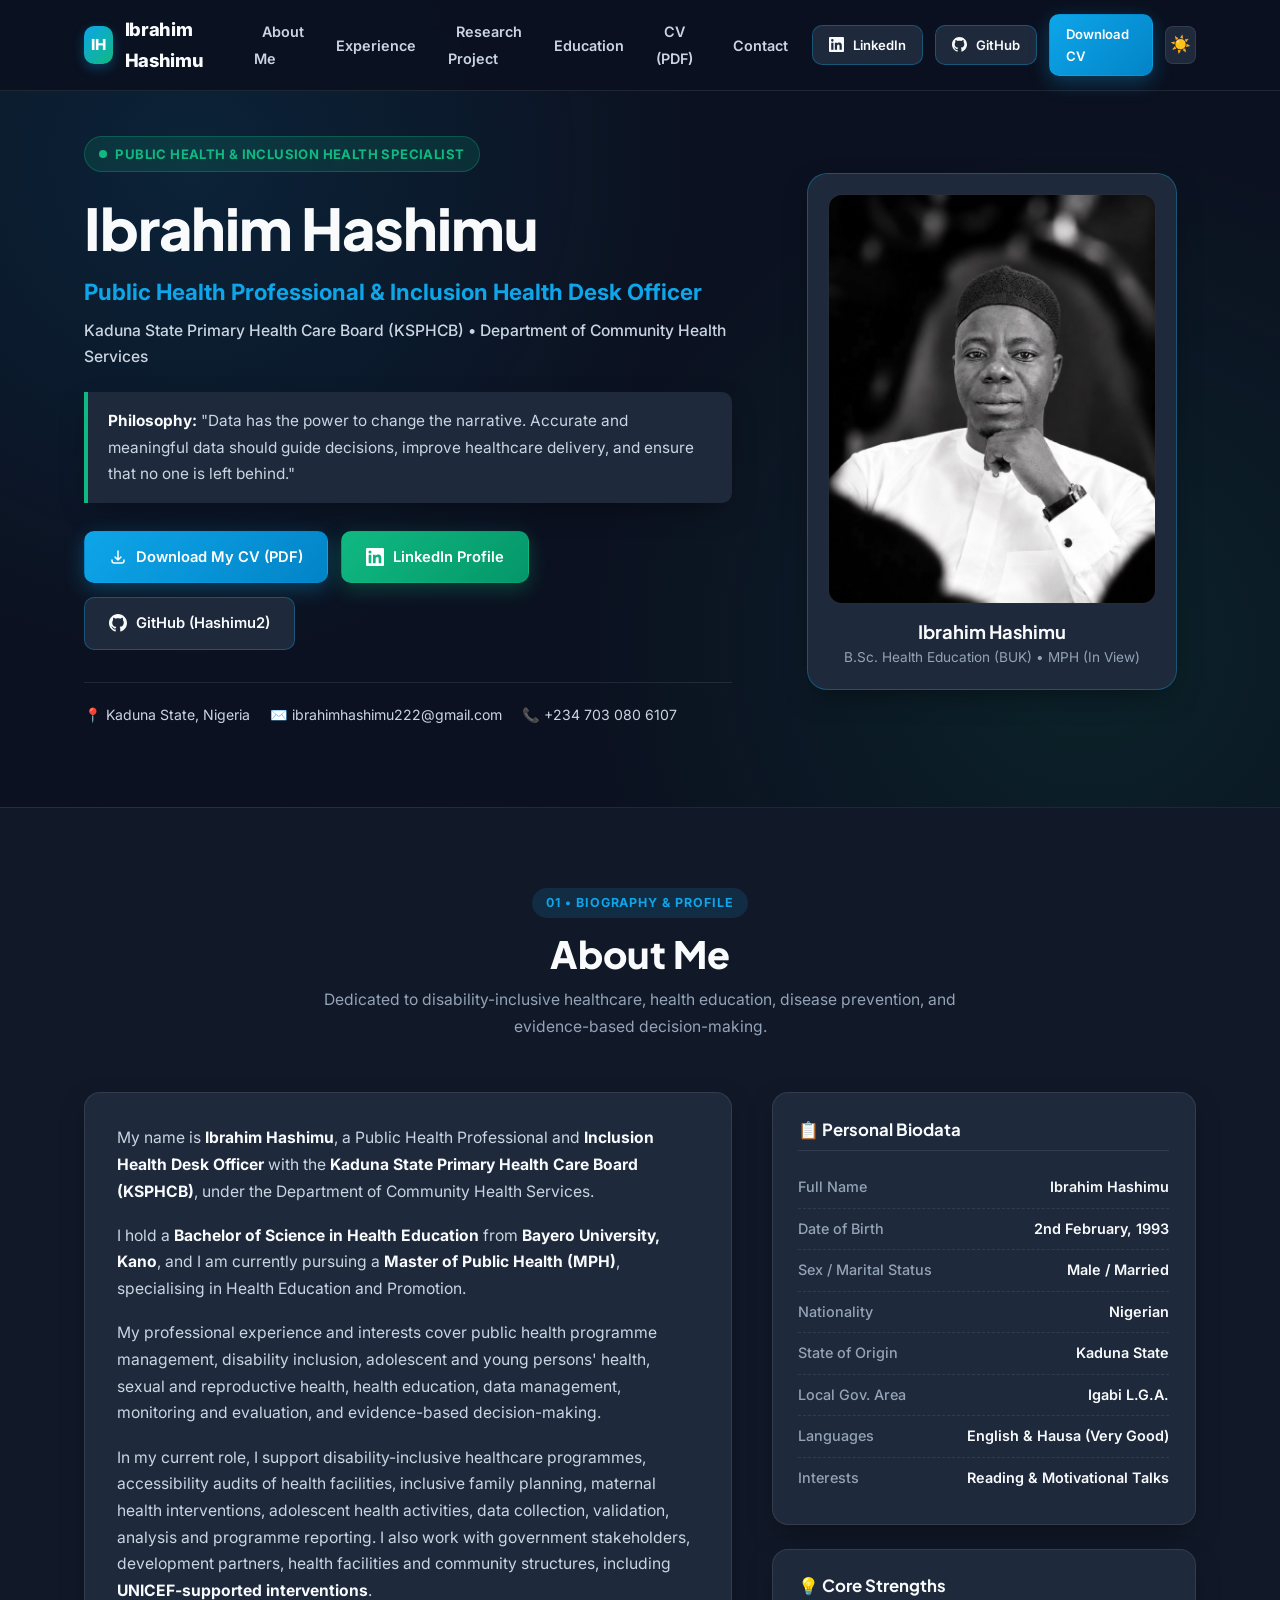
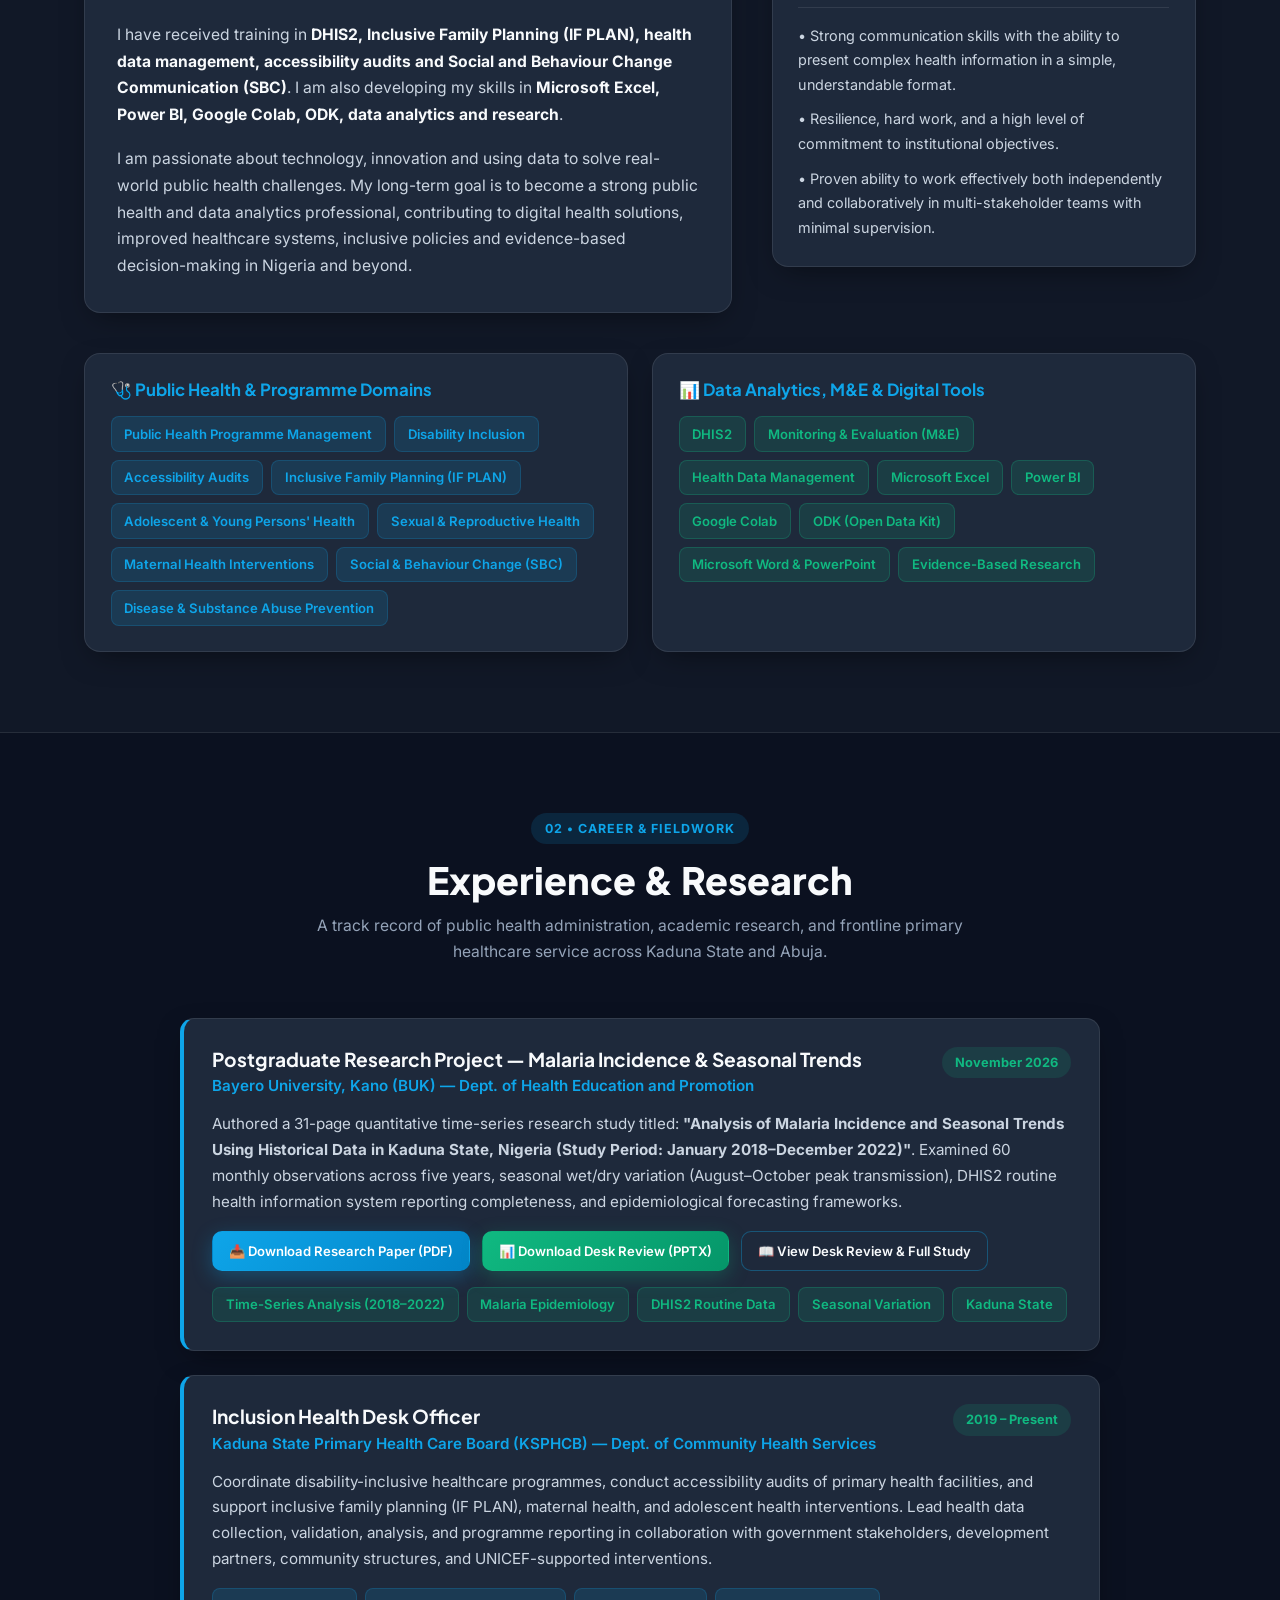
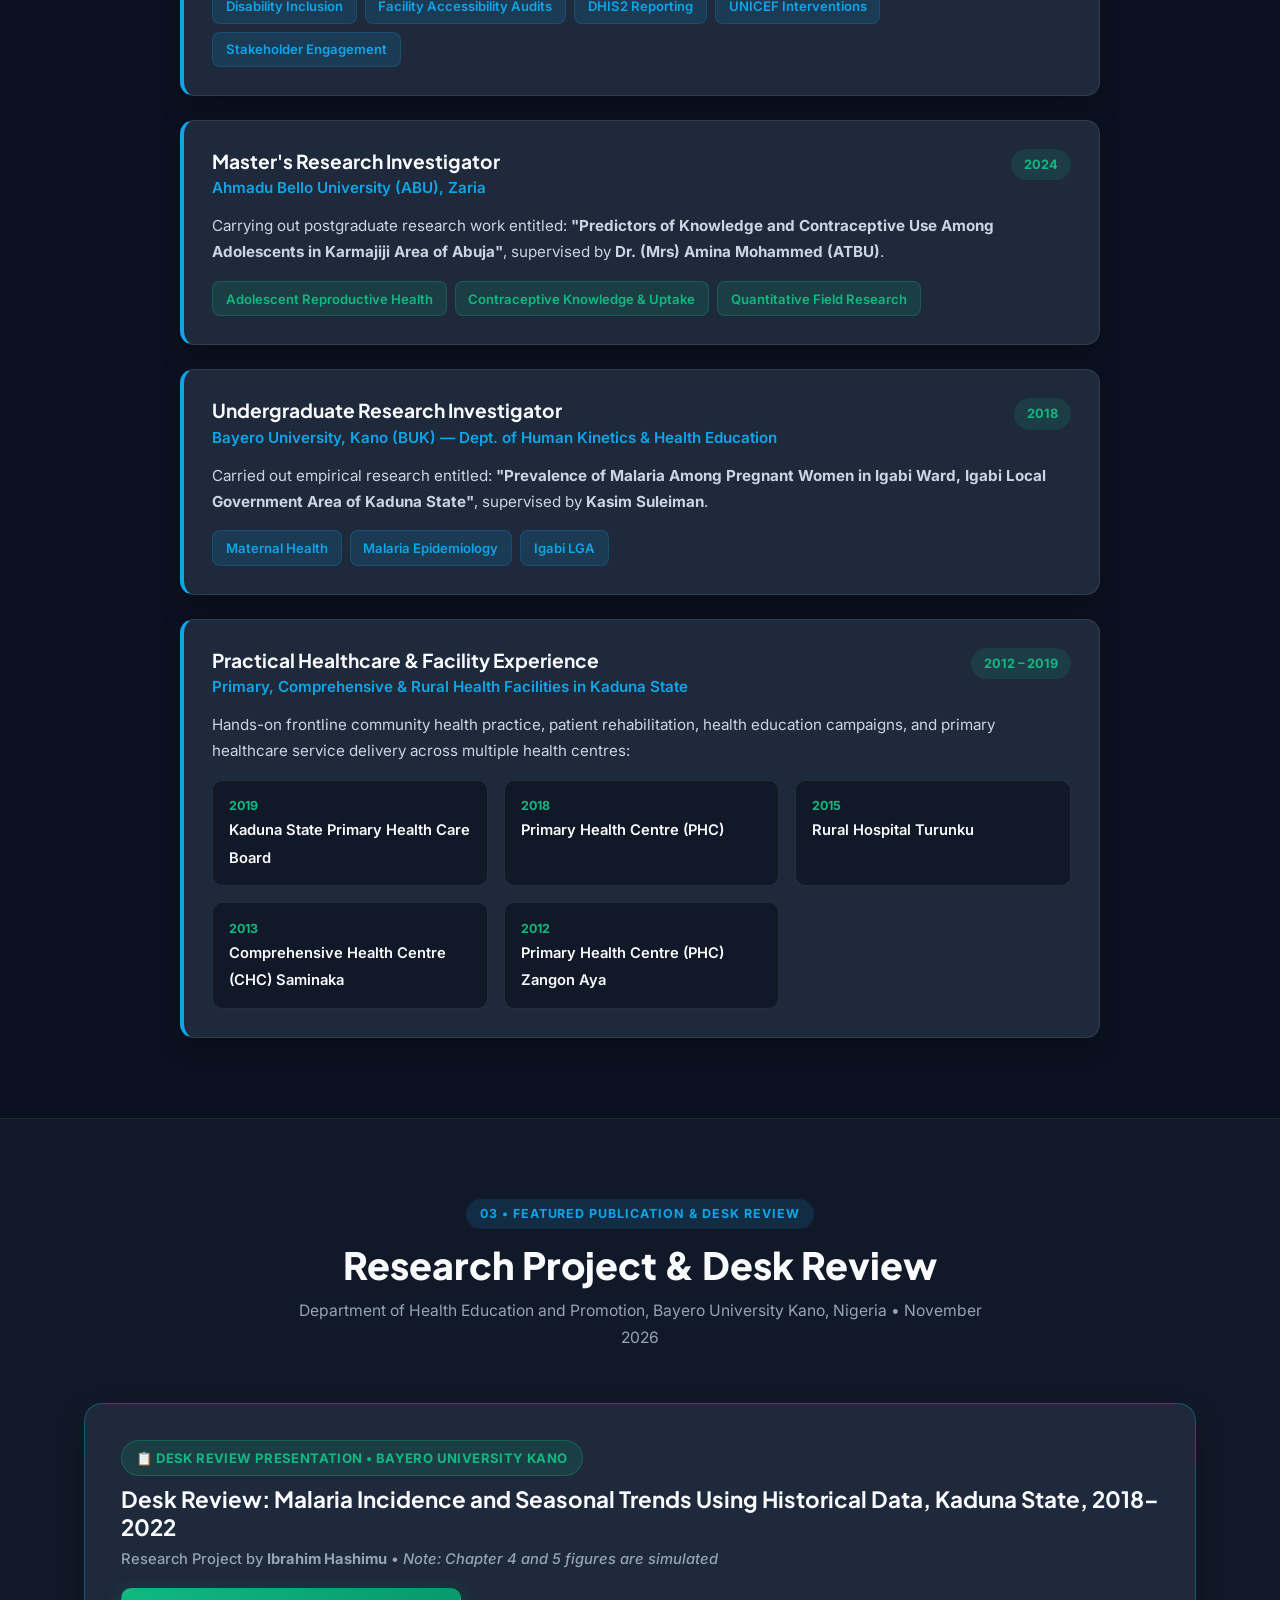
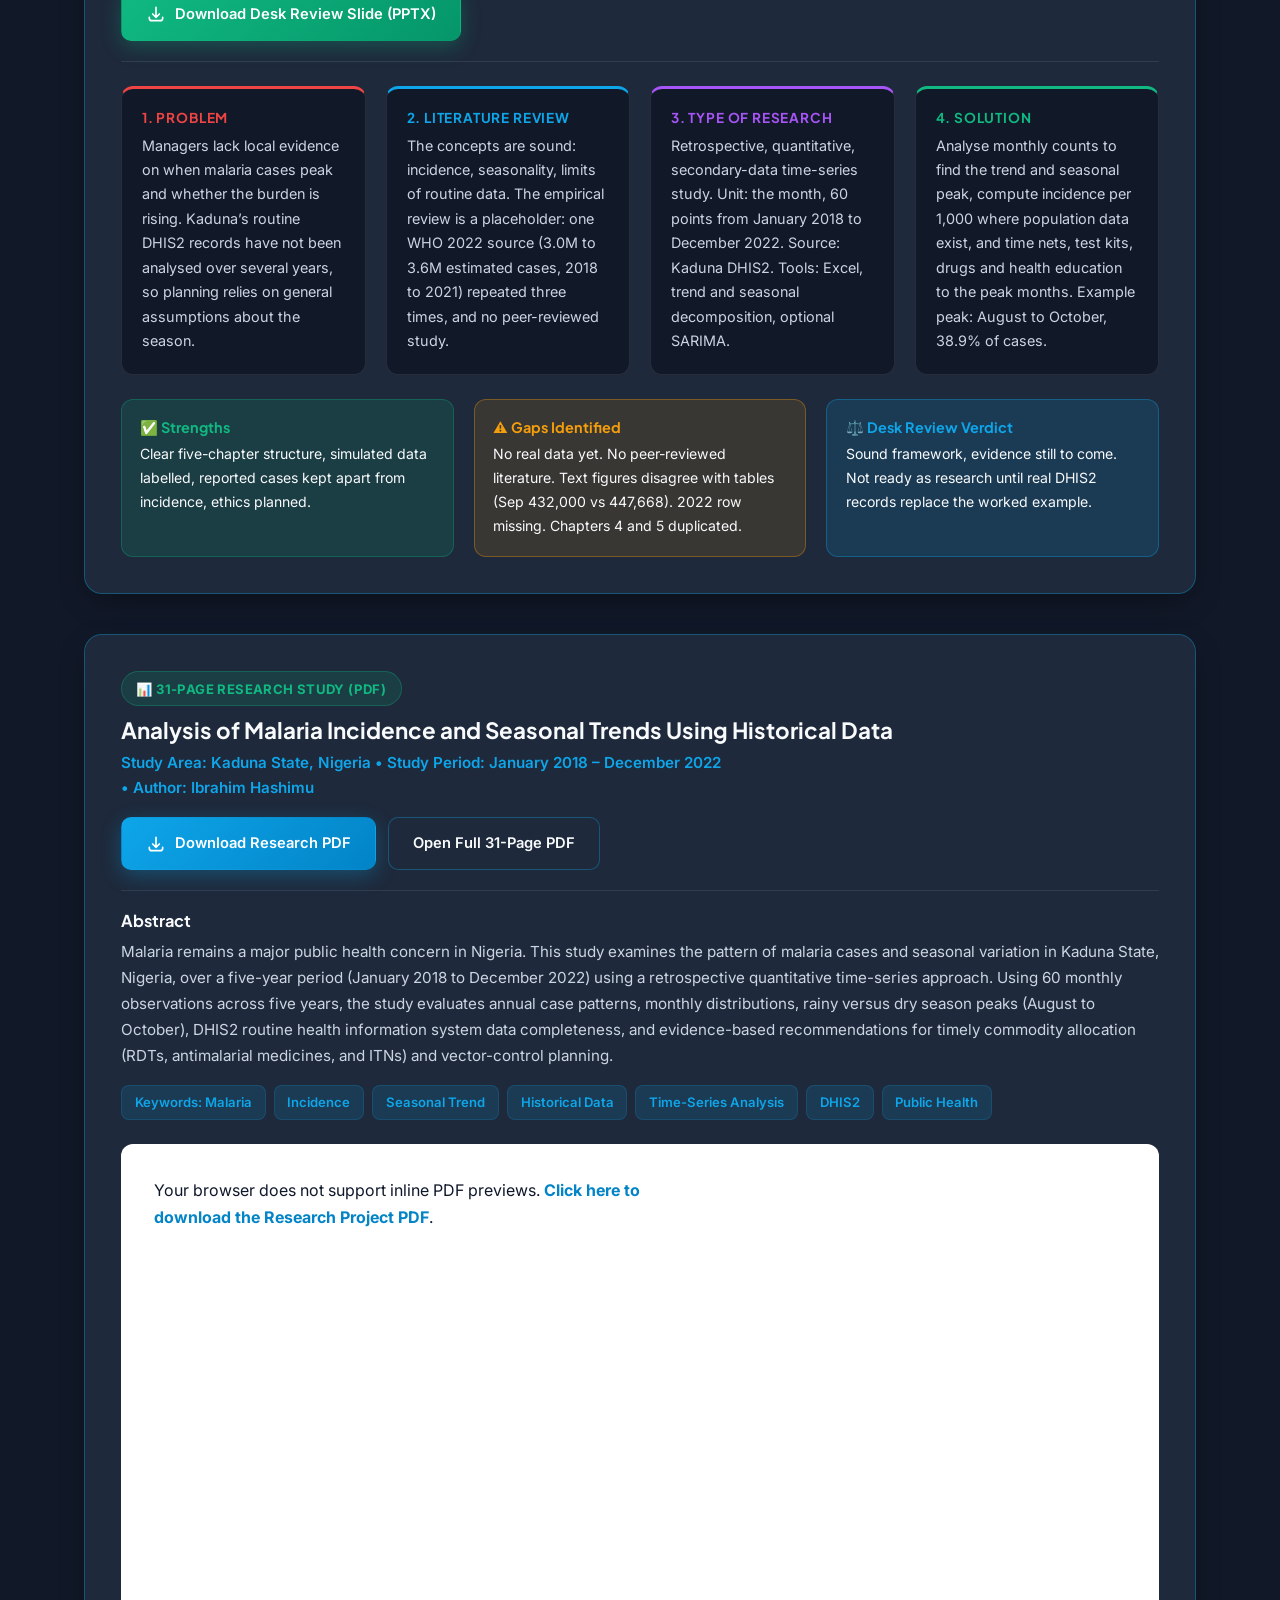
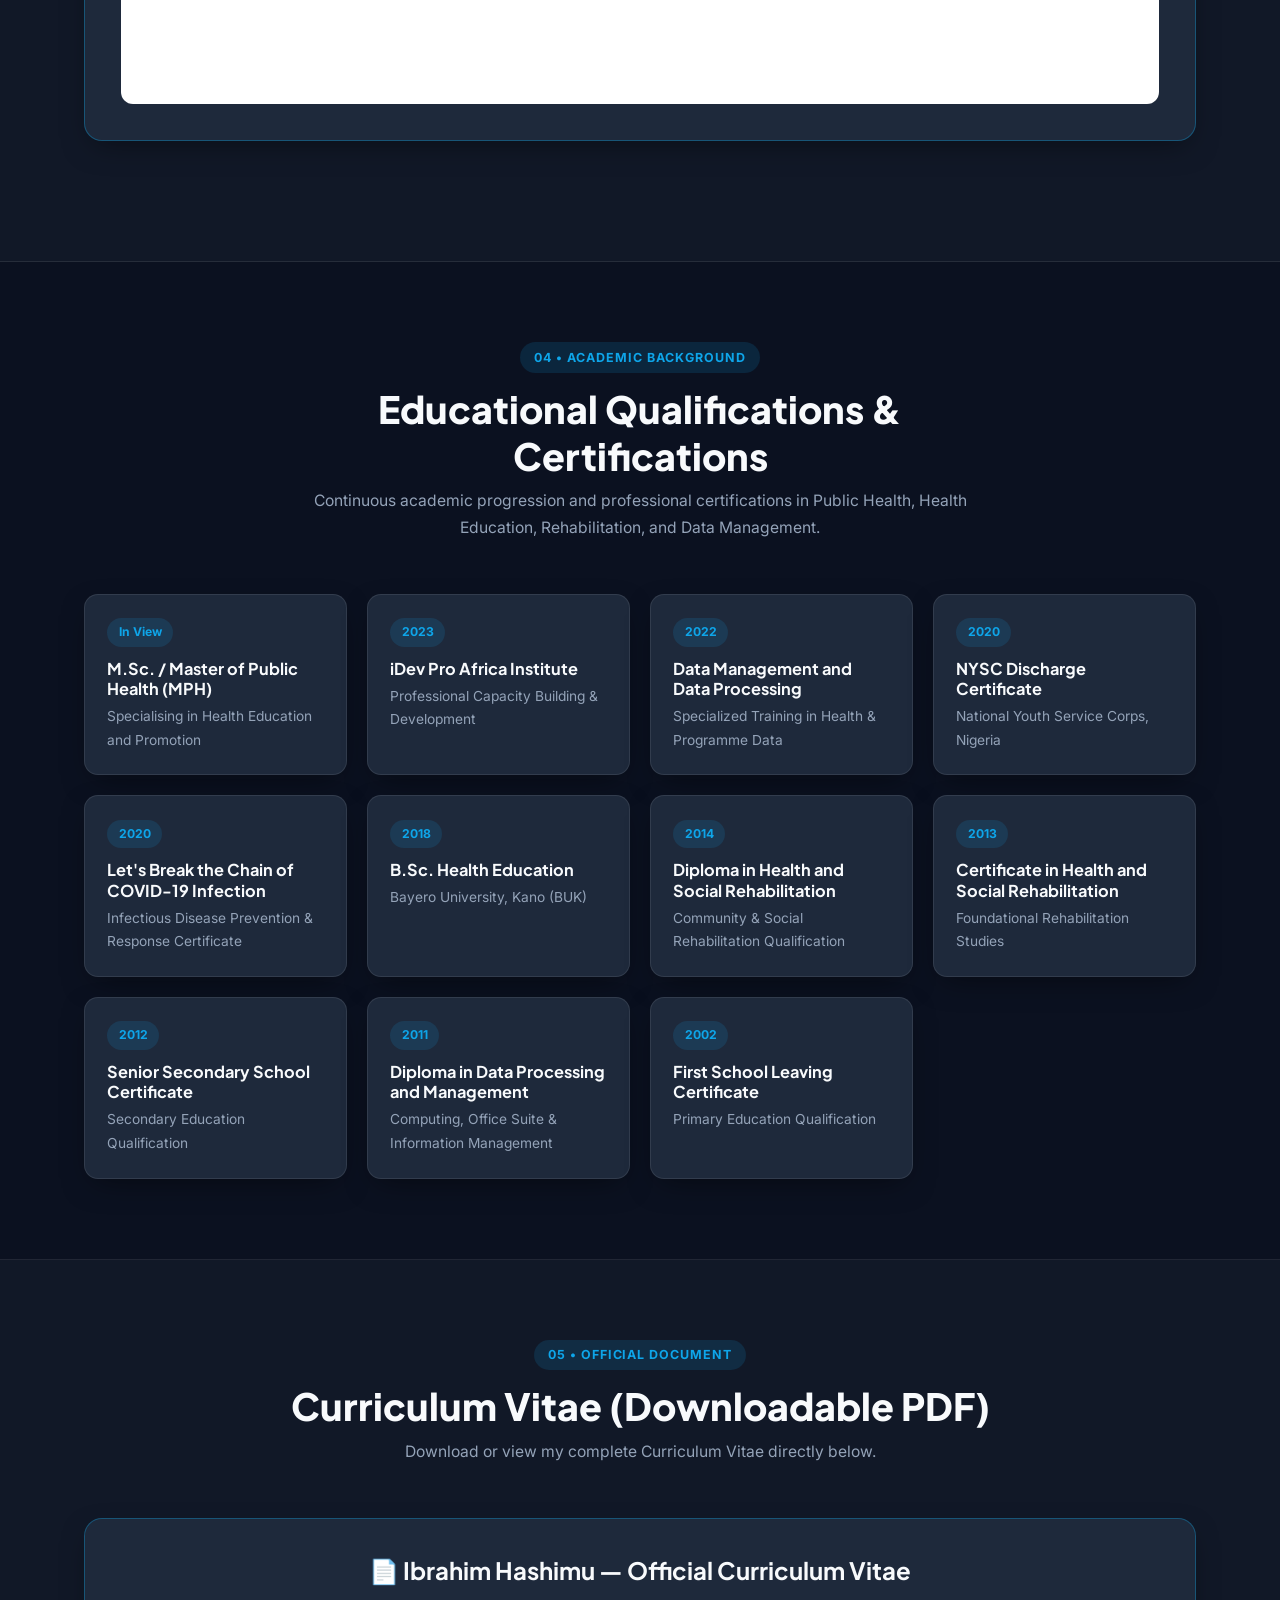
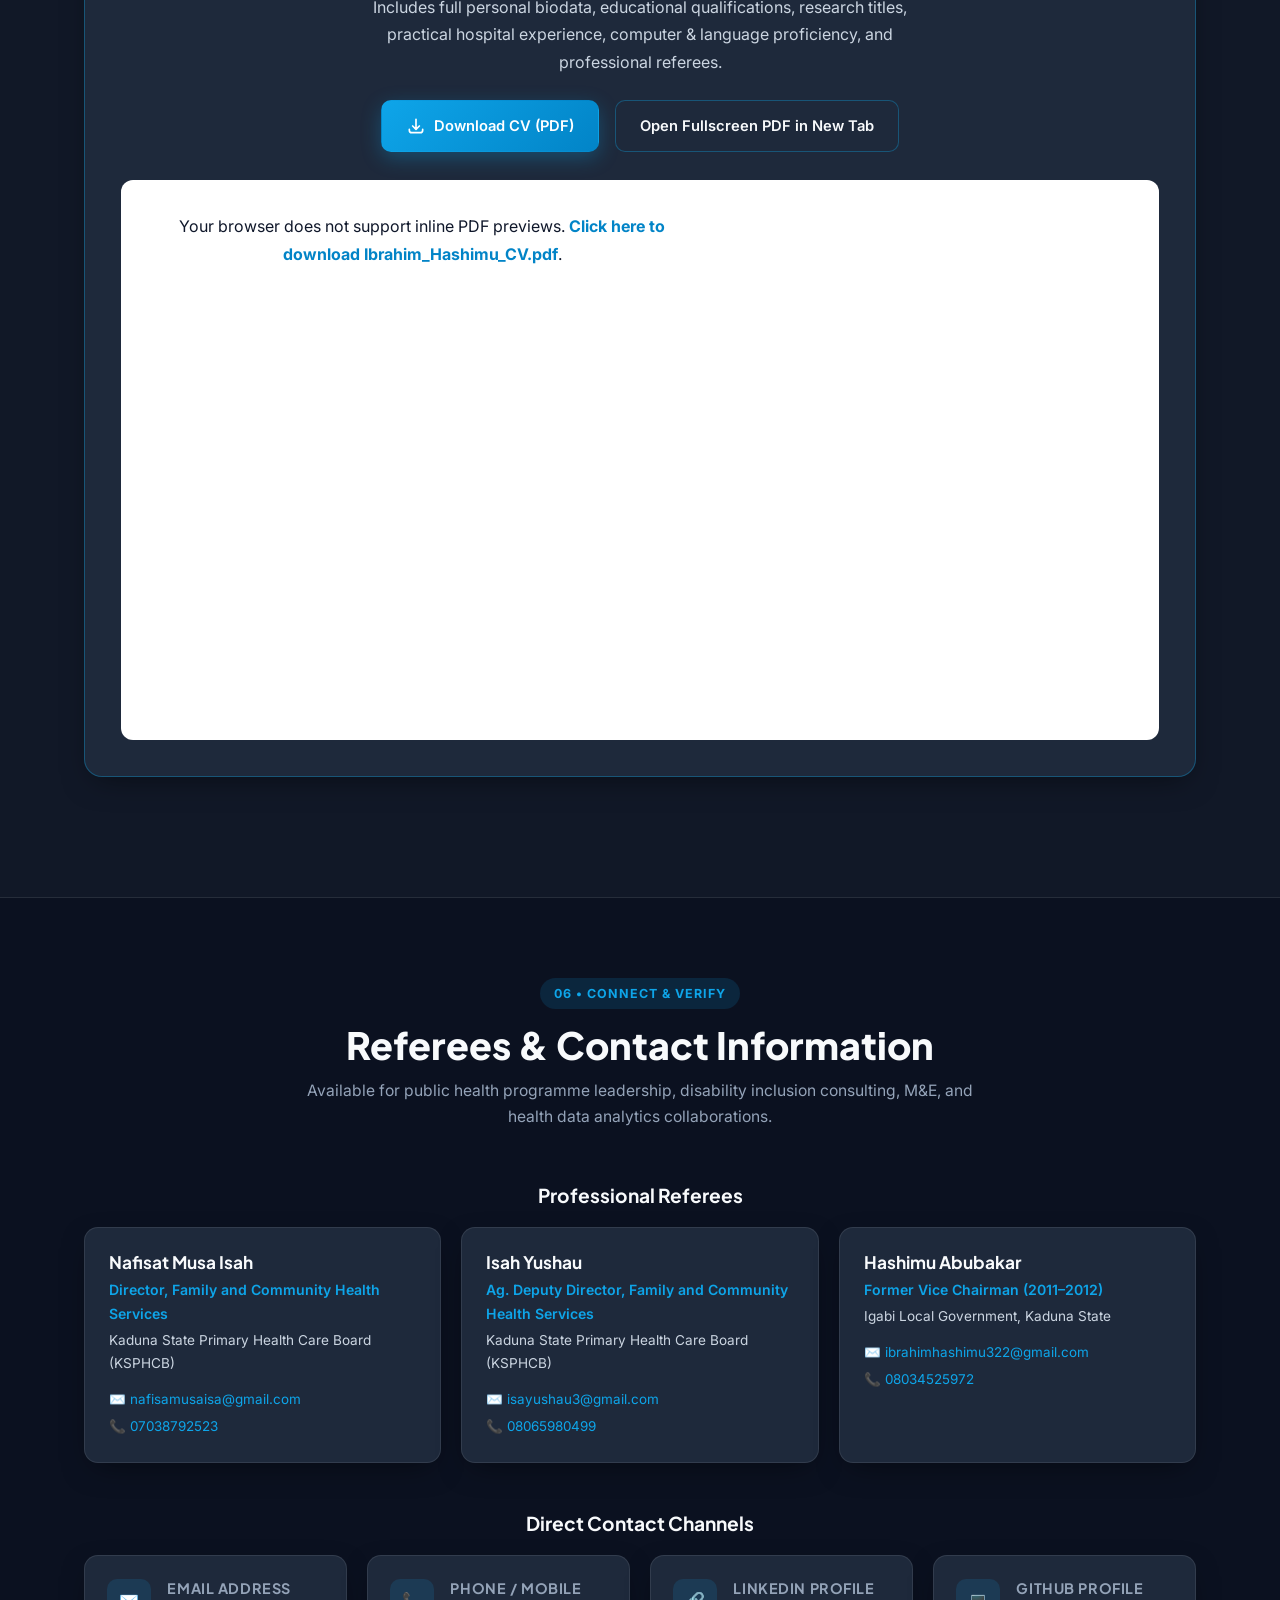
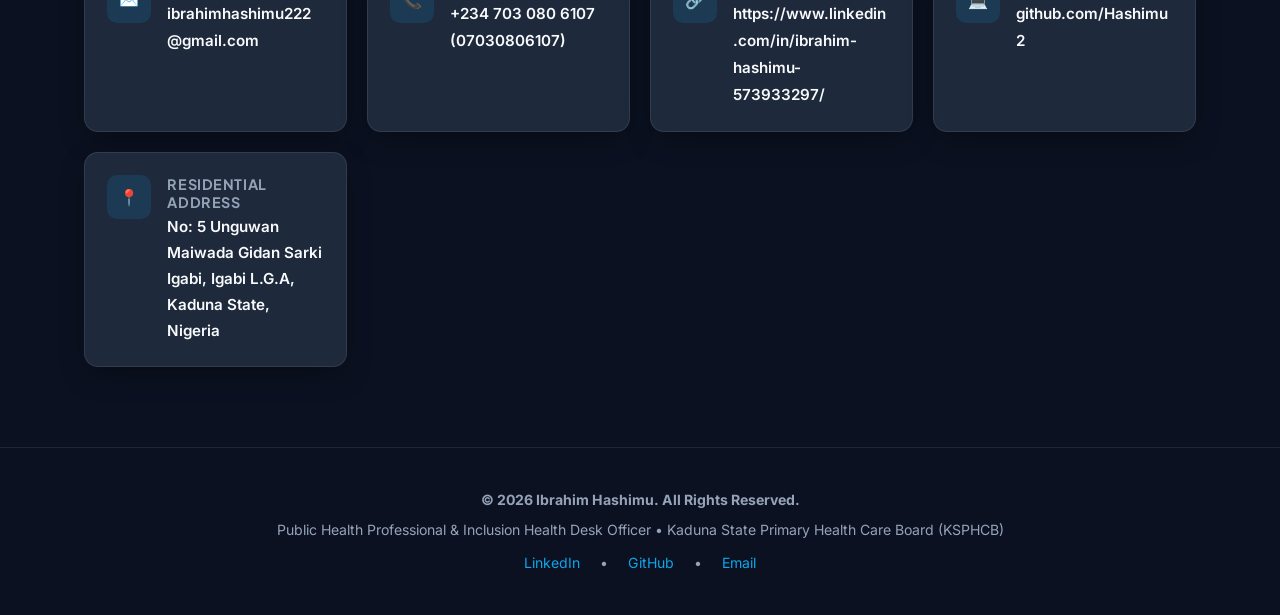
<file: index.html>
<!DOCTYPE html>
<html lang="en" data-theme="dark">
<head>
  <meta charset="UTF-8">
  <meta name="viewport" content="width=device-width, initial-scale=1.0">
  <meta name="description" content="Official Portfolio of Ibrahim Hashimu — Public Health Professional & Inclusion Health Desk Officer at Kaduna State Primary Health Care Board (KSPHCB).">
  <title>Ibrahim Hashimu | Public Health Professional &amp; Inclusion Health Desk Officer</title>
  <link rel="preconnect" href="https://fonts.googleapis.com">
  <link rel="preconnect" href="https://fonts.gstatic.com" crossorigin>
  <link href="https://fonts.googleapis.com/css2?family=Inter:wght@300;400;500;600;700;800&family=Plus+Jakarta+Sans:wght@600;700;800&display=swap" rel="stylesheet">
  <link rel="icon" href="data:image/svg+xml,<svg xmlns='http://www.w3.org/2000/svg' viewBox='0 0 100 100'><text y='.9em' font-size='90'>🩺</text></svg>">
  <style>
    /* ==========================================================
       IBRAHIM HASHIMU — AUTHENTIC PUBLIC HEALTH PORTFOLIO
       Self-contained, responsive, zero-dependency stylesheet
       ========================================================== */
    *, *::before, *::after {
      margin: 0;
      padding: 0;
      box-sizing: border-box;
    }

    :root, [data-theme="dark"] {
      --bg-main: #0b1120;
      --bg-alt: #111827;
      --bg-card: #1e293b;
      --bg-card-hover: #26354d;
      --text-main: #f8fafc;
      --text-secondary: #cbd5e1;
      --text-muted: #94a3b8;
      --primary: #0ea5e9;
      --primary-dark: #0284c7;
      --accent: #10b981;
      --accent-soft: rgba(16, 185, 129, 0.14);
      --primary-soft: rgba(14, 165, 233, 0.14);
      --border: rgba(255, 255, 255, 0.09);
      --border-strong: rgba(14, 165, 233, 0.35);
      --nav-bg: rgba(11, 17, 32, 0.92);
      --shadow: 0 10px 30px -10px rgba(0, 0, 0, 0.5);
    }

    [data-theme="light"] {
      --bg-main: #f8fafc;
      --bg-alt: #f1f5f9;
      --bg-card: #ffffff;
      --bg-card-hover: #f8fafc;
      --text-main: #0f172a;
      --text-secondary: #334155;
      --text-muted: #64748b;
      --primary: #0284c7;
      --primary-dark: #0369a1;
      --accent: #059669;
      --accent-soft: rgba(5, 150, 105, 0.1);
      --primary-soft: rgba(2, 132, 199, 0.1);
      --border: #e2e8f0;
      --border-strong: rgba(2, 132, 199, 0.4);
      --nav-bg: rgba(255, 255, 255, 0.92);
      --shadow: 0 10px 25px -5px rgba(15, 23, 42, 0.08);
    }

    html {
      scroll-behavior: smooth;
      font-size: 16px;
    }

    body {
      font-family: 'Inter', -apple-system, BlinkMacSystemFont, 'Segoe UI', Roboto, sans-serif;
      background-color: var(--bg-main);
      color: var(--text-main);
      line-height: 1.7;
      overflow-x: hidden;
      transition: background-color 0.25s ease, color 0.25s ease;
    }

    h1, h2, h3, h4 {
      font-family: 'Plus Jakarta Sans', 'Inter', sans-serif;
      line-height: 1.25;
    }

    a {
      color: var(--primary);
      text-decoration: none;
      transition: all 0.2s ease;
    }

    a:hover {
      color: var(--accent);
    }

    img {
      max-width: 100%;
      display: block;
    }

    .container {
      max-width: 1160px;
      margin: 0 auto;
      padding: 0 1.5rem;
    }

    /* ---------- NAVBAR ---------- */
    .navbar {
      position: fixed;
      top: 0;
      left: 0;
      right: 0;
      z-index: 1000;
      background: var(--nav-bg);
      backdrop-filter: blur(16px);
      -webkit-backdrop-filter: blur(16px);
      border-bottom: 1px solid var(--border);
      padding: 0.85rem 0;
    }

    .nav-container {
      max-width: 1160px;
      margin: 0 auto;
      padding: 0 1.5rem;
      display: flex;
      align-items: center;
      justify-content: space-between;
      gap: 1rem;
    }

    .nav-brand {
      display: flex;
      align-items: center;
      gap: 0.75rem;
      color: var(--text-main) !important;
      font-weight: 800;
      font-size: 1.15rem;
      letter-spacing: -0.02em;
    }

    .brand-badge {
      width: 38px;
      height: 38px;
      border-radius: 10px;
      background: linear-gradient(135deg, var(--primary), var(--accent));
      color: #ffffff;
      display: flex;
      align-items: center;
      justify-content: center;
      font-weight: 800;
      font-size: 0.95rem;
      box-shadow: 0 4px 12px rgba(14, 165, 233, 0.3);
    }

    .nav-links {
      display: flex;
      align-items: center;
      list-style: none;
      gap: 1.5rem;
    }

    .nav-link {
      color: var(--text-secondary) !important;
      font-size: 0.9rem;
      font-weight: 600;
      padding: 0.35rem 0.5rem;
      border-radius: 6px;
    }

    .nav-link:hover, .nav-link.active {
      color: var(--primary) !important;
      background: var(--primary-soft);
    }

    .nav-actions {
      display: flex;
      align-items: center;
      gap: 0.75rem;
    }

    .theme-btn {
      background: var(--bg-card);
      color: var(--text-main);
      border: 1px solid var(--border);
      width: 38px;
      height: 38px;
      border-radius: 8px;
      cursor: pointer;
      display: flex;
      align-items: center;
      justify-content: center;
      font-size: 1.05rem;
      transition: all 0.2s ease;
    }

    .theme-btn:hover {
      border-color: var(--primary);
      transform: translateY(-1px);
    }

    .nav-toggle {
      display: none;
      background: var(--bg-card);
      border: 1px solid var(--border);
      color: var(--text-main);
      width: 38px;
      height: 38px;
      border-radius: 8px;
      cursor: pointer;
      align-items: center;
      justify-content: center;
    }

    /* ---------- BUTTONS ---------- */
    .btn {
      display: inline-flex;
      align-items: center;
      justify-content: center;
      gap: 0.55rem;
      padding: 0.8rem 1.5rem;
      font-size: 0.92rem;
      font-weight: 600;
      border-radius: 10px;
      cursor: pointer;
      transition: all 0.2s ease;
      border: 1.5px solid transparent;
      text-decoration: none;
    }

    .btn-primary {
      background: linear-gradient(135deg, var(--primary), var(--primary-dark));
      color: #ffffff !important;
      box-shadow: 0 6px 20px rgba(14, 165, 233, 0.3);
    }

    .btn-primary:hover {
      transform: translateY(-2px);
      box-shadow: 0 10px 25px rgba(14, 165, 233, 0.45);
    }

    .btn-accent {
      background: linear-gradient(135deg, var(--accent), #059669);
      color: #ffffff !important;
      box-shadow: 0 6px 20px rgba(16, 185, 129, 0.28);
    }

    .btn-accent:hover {
      transform: translateY(-2px);
      box-shadow: 0 10px 25px rgba(16, 185, 129, 0.4);
    }

    .btn-outline {
      background: var(--bg-card);
      color: var(--text-main) !important;
      border-color: var(--border-strong);
    }

    .btn-outline:hover {
      border-color: var(--primary);
      background: var(--primary-soft);
      transform: translateY(-2px);
    }

    .btn-sm {
      padding: 0.5rem 1rem;
      font-size: 0.82rem;
    }

    /* ---------- HERO SECTION ---------- */
    .hero {
      padding: 8.5rem 0 5rem;
      position: relative;
      background:
        radial-gradient(circle at 15% 20%, rgba(14, 165, 233, 0.12), transparent 40%),
        radial-gradient(circle at 85% 80%, rgba(16, 185, 129, 0.10), transparent 40%);
      border-bottom: 1px solid var(--border);
    }

    .hero-grid {
      display: grid;
      grid-template-columns: 1.35fr 0.85fr;
      gap: 3.5rem;
      align-items: center;
    }

    .status-pill {
      display: inline-flex;
      align-items: center;
      gap: 0.5rem;
      padding: 0.35rem 0.9rem;
      border-radius: 999px;
      background: var(--accent-soft);
      color: var(--accent);
      font-size: 0.82rem;
      font-weight: 700;
      letter-spacing: 0.03em;
      text-transform: uppercase;
      margin-bottom: 1.25rem;
      border: 1px solid rgba(16, 185, 129, 0.3);
    }

    .status-dot {
      width: 8px;
      height: 8px;
      border-radius: 50%;
      background: var(--accent);
    }

    .hero-name {
      font-size: clamp(2.25rem, 5vw, 3.6rem);
      font-weight: 800;
      letter-spacing: -0.02em;
      margin-bottom: 0.6rem;
      color: var(--text-main);
    }

    .hero-role {
      font-size: clamp(1.1rem, 2.2vw, 1.4rem);
      font-weight: 700;
      color: var(--primary);
      margin-bottom: 0.4rem;
    }

    .hero-org {
      font-size: 0.98rem;
      color: var(--text-secondary);
      font-weight: 500;
      margin-bottom: 1.35rem;
    }

    .hero-quote {
      background: var(--bg-card);
      border-left: 4px solid var(--accent);
      padding: 1rem 1.25rem;
      border-radius: 0 10px 10px 0;
      margin-bottom: 1.75rem;
      color: var(--text-secondary);
      font-size: 0.96rem;
      box-shadow: var(--shadow);
    }

    .hero-quote strong {
      color: var(--text-main);
    }

    .hero-cta {
      display: flex;
      flex-wrap: wrap;
      gap: 0.85rem;
      margin-bottom: 2rem;
    }

    .hero-quick-info {
      display: flex;
      flex-wrap: wrap;
      gap: 1.25rem;
      padding-top: 1.25rem;
      border-top: 1px solid var(--border);
      font-size: 0.88rem;
      color: var(--text-secondary);
    }

    .hero-quick-item {
      display: inline-flex;
      align-items: center;
      gap: 0.45rem;
    }

    /* Hero Portrait Card */
    .hero-photo-card {
      background: var(--bg-card);
      border: 1px solid var(--border-strong);
      border-radius: 20px;
      padding: 1.25rem;
      box-shadow: var(--shadow);
      text-align: center;
      max-width: 370px;
      margin: 0 auto;
    }

    .portrait-wrapper {
      border-radius: 14px;
      overflow: hidden;
      aspect-ratio: 4 / 5;
      background: var(--bg-alt);
      margin-bottom: 1rem;
      border: 1px solid var(--border);
    }

    .portrait-wrapper img {
      width: 100%;
      height: 100%;
      object-fit: cover;
      object-position: center top;
    }

    .photo-caption h3 {
      font-size: 1.15rem;
      color: var(--text-main);
      margin-bottom: 0.2rem;
    }

    .photo-caption p {
      font-size: 0.85rem;
      color: var(--text-muted);
    }

    /* ---------- SECTION SHARED ---------- */
    .section {
      padding: 5rem 0;
      border-bottom: 1px solid var(--border);
    }

    .section-alt {
      background-color: var(--bg-alt);
    }

    .section-header {
      text-align: center;
      max-width: 700px;
      margin: 0 auto 3.25rem;
    }

    .section-badge {
      display: inline-block;
      font-size: 0.78rem;
      font-weight: 700;
      text-transform: uppercase;
      letter-spacing: 0.08em;
      color: var(--primary);
      background: var(--primary-soft);
      padding: 0.3rem 0.85rem;
      border-radius: 999px;
      margin-bottom: 0.75rem;
    }

    .section-title {
      font-size: clamp(1.75rem, 3.5vw, 2.35rem);
      font-weight: 800;
      color: var(--text-main);
      margin-bottom: 0.6rem;
    }

    .section-subtitle {
      color: var(--text-muted);
      font-size: 0.98rem;
    }

    /* ---------- ABOUT ME SECTION ---------- */
    .about-layout {
      display: grid;
      grid-template-columns: 1.45fr 0.95fr;
      gap: 2.5rem;
      align-items: start;
    }

    .about-prose {
      background: var(--bg-card);
      border: 1px solid var(--border);
      border-radius: 16px;
      padding: 2rem;
      box-shadow: var(--shadow);
    }

    .about-prose p {
      color: var(--text-secondary);
      margin-bottom: 1.1rem;
      font-size: 0.98rem;
    }

    .about-prose p:last-child {
      margin-bottom: 0;
    }

    .about-prose strong {
      color: var(--text-main);
    }

    .about-side {
      display: flex;
      flex-direction: column;
      gap: 1.5rem;
    }

    .info-panel {
      background: var(--bg-card);
      border: 1px solid var(--border);
      border-radius: 16px;
      padding: 1.6rem;
      box-shadow: var(--shadow);
    }

    .info-panel h3 {
      font-size: 1.05rem;
      margin-bottom: 1rem;
      color: var(--text-main);
      display: flex;
      align-items: center;
      gap: 0.5rem;
      padding-bottom: 0.65rem;
      border-bottom: 1px solid var(--border);
    }

    .biodata-list {
      list-style: none;
    }

    .biodata-list li {
      display: flex;
      justify-content: space-between;
      padding: 0.5rem 0;
      border-bottom: 1px dashed var(--border);
      font-size: 0.9rem;
      gap: 1rem;
    }

    .biodata-list li:last-child {
      border-bottom: none;
    }

    .biodata-label {
      color: var(--text-muted);
      font-weight: 500;
    }

    .biodata-val {
      color: var(--text-main);
      font-weight: 600;
      text-align: right;
    }

    /* Skills Grid */
    .skills-grid {
      display: grid;
      grid-template-columns: repeat(auto-fit, minmax(300px, 1fr));
      gap: 1.5rem;
      margin-top: 2.5rem;
    }

    .skill-box {
      background: var(--bg-card);
      border: 1px solid var(--border);
      border-radius: 16px;
      padding: 1.6rem;
      box-shadow: var(--shadow);
    }

    .skill-box h3 {
      font-size: 1.05rem;
      margin-bottom: 1rem;
      color: var(--primary);
    }

    .tag-cloud {
      display: flex;
      flex-wrap: wrap;
      gap: 0.5rem;
    }

    .tag {
      display: inline-block;
      padding: 0.35rem 0.8rem;
      font-size: 0.82rem;
      font-weight: 600;
      border-radius: 8px;
      background: var(--primary-soft);
      color: var(--primary);
      border: 1px solid rgba(14, 165, 233, 0.2);
    }

    .tag-green {
      background: var(--accent-soft);
      color: var(--accent);
      border-color: rgba(16, 185, 129, 0.25);
    }

    /* ---------- EXPERIENCE & RESEARCH ---------- */
    .timeline {
      display: flex;
      flex-direction: column;
      gap: 1.5rem;
      max-width: 920px;
      margin: 0 auto;
    }

    .exp-card {
      background: var(--bg-card);
      border: 1px solid var(--border);
      border-left: 4px solid var(--primary);
      border-radius: 14px;
      padding: 1.75rem;
      box-shadow: var(--shadow);
      transition: transform 0.2s ease, border-color 0.2s ease;
    }

    .exp-card:hover {
      transform: translateY(-3px);
      border-color: var(--accent);
    }

    .exp-header {
      display: flex;
      flex-wrap: wrap;
      justify-content: space-between;
      align-items: flex-start;
      gap: 0.75rem;
      margin-bottom: 0.75rem;
    }

    .exp-role {
      font-size: 1.2rem;
      font-weight: 700;
      color: var(--text-main);
    }

    .exp-org {
      font-size: 0.95rem;
      font-weight: 600;
      color: var(--primary);
      margin-top: 0.15rem;
    }

    .exp-date {
      display: inline-block;
      padding: 0.3rem 0.8rem;
      border-radius: 999px;
      font-size: 0.8rem;
      font-weight: 700;
      background: var(--accent-soft);
      color: var(--accent);
      white-space: nowrap;
    }

    .exp-desc {
      color: var(--text-secondary);
      font-size: 0.95rem;
      margin-bottom: 1rem;
    }

    .practical-grid {
      display: grid;
      grid-template-columns: repeat(auto-fit, minmax(210px, 1fr));
      gap: 1rem;
      margin-top: 1rem;
    }

    .practical-item {
      background: var(--bg-alt);
      border: 1px solid var(--border);
      border-radius: 10px;
      padding: 0.9rem 1rem;
    }

    .practical-item .year {
      font-size: 0.78rem;
      font-weight: 700;
      color: var(--accent);
      display: block;
    }

    .practical-item .place {
      font-weight: 600;
      font-size: 0.92rem;
      color: var(--text-main);
    }

    /* ---------- EDUCATION & QUALIFICATIONS ---------- */
    .edu-grid {
      display: grid;
      grid-template-columns: repeat(auto-fill, minmax(260px, 1fr));
      gap: 1.25rem;
    }

    .edu-card {
      background: var(--bg-card);
      border: 1px solid var(--border);
      border-radius: 14px;
      padding: 1.4rem;
      box-shadow: var(--shadow);
      display: flex;
      flex-direction: column;
      justify-content: space-between;
    }

    .edu-year {
      display: inline-block;
      width: fit-content;
      font-size: 0.76rem;
      font-weight: 700;
      color: var(--primary);
      background: var(--primary-soft);
      padding: 0.25rem 0.7rem;
      border-radius: 999px;
      margin-bottom: 0.75rem;
    }

    .edu-card h3 {
      font-size: 1.02rem;
      color: var(--text-main);
      margin-bottom: 0.35rem;
    }

    .edu-card p {
      font-size: 0.86rem;
      color: var(--text-muted);
    }

    /* ---------- CV DOWNLOAD & PREVIEW ---------- */
    .cv-banner {
      background: var(--bg-card);
      border: 1px solid var(--border-strong);
      border-radius: 18px;
      padding: 2.25rem;
      box-shadow: var(--shadow);
      display: flex;
      flex-direction: column;
      align-items: center;
      text-align: center;
      margin-bottom: 2.5rem;
    }

    .cv-banner h3 {
      font-size: 1.5rem;
      margin-bottom: 0.6rem;
    }

    .cv-banner p {
      color: var(--text-secondary);
      max-width: 600px;
      margin-bottom: 1.5rem;
    }

    .cv-actions {
      display: flex;
      flex-wrap: wrap;
      justify-content: center;
      gap: 1rem;
      margin-bottom: 1.75rem;
    }

    .pdf-preview-frame {
      width: 100%;
      height: 560px;
      border-radius: 12px;
      border: 1px solid var(--border);
      background: #ffffff;
    }

    /* ---------- REFEREES & CONTACT ---------- */
    .referees-grid {
      display: grid;
      grid-template-columns: repeat(auto-fit, minmax(290px, 1fr));
      gap: 1.25rem;
      margin-bottom: 3rem;
    }

    .ref-card {
      background: var(--bg-card);
      border: 1px solid var(--border);
      border-radius: 14px;
      padding: 1.5rem;
      box-shadow: var(--shadow);
    }

    .ref-card h4 {
      font-size: 1.08rem;
      color: var(--text-main);
      margin-bottom: 0.25rem;
    }

    .ref-title {
      font-size: 0.88rem;
      font-weight: 600;
      color: var(--primary);
      margin-bottom: 0.2rem;
    }

    .ref-org {
      font-size: 0.85rem;
      color: var(--text-secondary);
      margin-bottom: 0.85rem;
    }

    .ref-links {
      font-size: 0.84rem;
      color: var(--text-muted);
      display: flex;
      flex-direction: column;
      gap: 0.25rem;
    }

    .contact-cards {
      display: grid;
      grid-template-columns: repeat(auto-fit, minmax(240px, 1fr));
      gap: 1.25rem;
    }

    .contact-card {
      background: var(--bg-card);
      border: 1px solid var(--border);
      border-radius: 14px;
      padding: 1.4rem;
      display: flex;
      align-items: flex-start;
      gap: 1rem;
      box-shadow: var(--shadow);
      transition: transform 0.2s ease, border-color 0.2s ease;
    }

    .contact-card:hover {
      transform: translateY(-2px);
      border-color: var(--primary);
    }

    .contact-icon {
      width: 44px;
      height: 44px;
      border-radius: 10px;
      background: var(--primary-soft);
      color: var(--primary);
      display: flex;
      align-items: center;
      justify-content: center;
      flex-shrink: 0;
    }

    .contact-card h4 {
      font-size: 0.9rem;
      color: var(--text-muted);
      margin-bottom: 0.2rem;
      text-transform: uppercase;
      letter-spacing: 0.04em;
    }

    .contact-card p, .contact-card a {
      font-size: 0.95rem;
      font-weight: 600;
      color: var(--text-main) !important;
      word-break: break-word;
    }

    .contact-card a:hover {
      color: var(--primary) !important;
    }

    /* ---------- FOOTER ---------- */
    .footer {
      padding: 2.5rem 0;
      text-align: center;
      background: var(--bg-main);
      color: var(--text-muted);
      font-size: 0.88rem;
    }

    /* ---------- RESPONSIVE ---------- */
    @media (max-width: 920px) {
      .hero-grid {
        grid-template-columns: 1fr;
        text-align: center;
      }
      .hero-cta, .hero-quick-info {
        justify-content: center;
      }
      .hero-quote {
        text-align: left;
      }
      .about-layout {
        grid-template-columns: 1fr;
      }
    }

    @media (max-width: 720px) {
      .nav-links {
        display: none;
        position: absolute;
        top: 100%;
        left: 0;
        right: 0;
        background: var(--bg-card);
        border-bottom: 1px solid var(--border);
        flex-direction: column;
        padding: 1rem;
        gap: 0.5rem;
      }
      .nav-links.open {
        display: flex;
      }
      .nav-toggle {
        display: inline-flex;
      }
      .pdf-preview-frame {
        height: 400px;
      }
    }
  </style>
</head>
<body>

  <!-- ============ NAVIGATION BAR ============ -->
  <header class="navbar">
    <div class="nav-container">
      <a href="#top" class="nav-brand">
        <span class="brand-badge">IH</span>
        <span>Ibrahim Hashimu</span>
      </a>

      <ul class="nav-links" id="nav-links">
        <li><a href="#about" class="nav-link">About Me</a></li>
        <li><a href="#experience" class="nav-link">Experience</a></li>
        <li><a href="#research" class="nav-link">Research Project</a></li>
        <li><a href="#education" class="nav-link">Education</a></li>
        <li><a href="#cv" class="nav-link">CV (PDF)</a></li>
        <li><a href="#contact" class="nav-link">Contact</a></li>
      </ul>

      <div class="nav-actions">
        <a href="https://www.linkedin.com/in/ibrahim-hashimu-573933297/" target="_blank" rel="noopener" class="btn btn-outline btn-sm" title="Connect on LinkedIn">
          <svg width="15" height="15" fill="currentColor" viewBox="0 0 24 24"><path d="M20.447 20.452h-3.554v-5.569c0-1.328-.027-3.037-1.852-3.037-1.853 0-2.136 1.445-2.136 2.939v5.667H9.351V9h3.414v1.561h.046c.477-.9 1.637-1.85 3.37-1.85 3.601 0 4.267 2.37 4.267 5.455v6.286zM5.337 7.433a2.062 2.062 0 01-2.063-2.065 2.064 2.064 0 112.063 2.065zm1.782 13.019H3.555V9h3.564v11.452zM22.225 0H1.771C.792 0 0 .774 0 1.729v20.542C0 23.227.792 24 1.771 24h20.451C23.2 24 24 23.227 24 22.271V1.729C24 .774 23.2 0 22.222 0h.003z"/></svg>
          LinkedIn
        </a>
        <a href="https://github.com/Hashimu2" target="_blank" rel="noopener" class="btn btn-outline btn-sm" title="View GitHub Profile">
          <svg width="15" height="15" fill="currentColor" viewBox="0 0 24 24"><path d="M12 0c-6.626 0-12 5.373-12 12 0 5.302 3.438 9.8 8.207 11.387.599.111.793-.261.793-.577v-2.234c-3.338.726-4.033-1.416-4.033-1.416-.546-1.387-1.333-1.756-1.333-1.756-1.089-.745.083-.729.083-.729 1.205.084 1.839 1.237 1.839 1.237 1.07 1.834 2.807 1.304 3.492.997.107-.775.418-1.305.762-1.604-2.665-.305-5.467-1.334-5.467-5.931 0-1.311.469-2.381 1.236-3.221-.124-.303-.535-1.524.117-3.176 0 0 1.008-.322 3.301 1.23.957-.266 1.983-.399 3.003-.404 1.02.005 2.047.138 3.006.404 2.291-1.552 3.297-1.23 3.297-1.23.653 1.653.242 2.874.118 3.176.77.84 1.235 1.911 1.235 3.221 0 4.609-2.807 5.624-5.479 5.921.43.372.823 1.102.823 2.222v3.293c0 .319.192.694.801.576 4.765-1.589 8.199-6.086 8.199-11.386 0-6.627-5.373-12-12-12z"/></svg>
          GitHub
        </a>
        <a href="assets/Ibrahim_Hashimu_CV.pdf" download="Ibrahim_Hashimu_CV.pdf" class="btn btn-primary btn-sm">
          Download CV
        </a>
        <button class="theme-btn" id="theme-toggle" title="Switch Light/Dark Theme" aria-label="Toggle theme">
          ☀️
        </button>
        <button class="nav-toggle" id="nav-toggle" aria-label="Toggle navigation">
          ☰
        </button>
      </div>
    </div>
  </header>

  <!-- ============ HERO SECTION ============ -->
  <section class="hero" id="top">
    <div class="container">
      <div class="hero-grid">
        <div>
          <div class="status-pill">
            <span class="status-dot"></span>
            Public Health &amp; Inclusion Health Specialist
          </div>
          <h1 class="hero-name">Ibrahim Hashimu</h1>
          <p class="hero-role">
            Public Health Professional &amp; Inclusion Health Desk Officer
          </p>
          <p class="hero-org">
            Kaduna State Primary Health Care Board (KSPHCB) &bull; Department of Community Health Services
          </p>

          <div class="hero-quote">
            <strong>Philosophy:</strong> "Data has the power to change the narrative. Accurate and meaningful data should guide decisions, improve healthcare delivery, and ensure that no one is left behind."
          </div>

          <div class="hero-cta">
            <a href="assets/Ibrahim_Hashimu_CV.pdf" download="Ibrahim_Hashimu_CV.pdf" class="btn btn-primary">
              <svg width="18" height="18" fill="none" stroke="currentColor" stroke-width="2" viewBox="0 0 24 24"><path stroke-linecap="round" stroke-linejoin="round" d="M4 16v1a3 3 0 003 3h10a3 3 0 003-3v-1m-4-4l-4 4m0 0l-4-4m4 4V4"/></svg>
              Download My CV (PDF)
            </a>
            <a href="https://www.linkedin.com/in/ibrahim-hashimu-573933297/" target="_blank" rel="noopener" class="btn btn-accent">
              <svg width="18" height="18" fill="currentColor" viewBox="0 0 24 24"><path d="M20.447 20.452h-3.554v-5.569c0-1.328-.027-3.037-1.852-3.037-1.853 0-2.136 1.445-2.136 2.939v5.667H9.351V9h3.414v1.561h.046c.477-.9 1.637-1.85 3.37-1.85 3.601 0 4.267 2.37 4.267 5.455v6.286zM5.337 7.433a2.062 2.062 0 01-2.063-2.065 2.064 2.064 0 112.063 2.065zm1.782 13.019H3.555V9h3.564v11.452zM22.225 0H1.771C.792 0 0 .774 0 1.729v20.542C0 23.227.792 24 1.771 24h20.451C23.2 24 24 23.227 24 22.271V1.729C24 .774 23.2 0 22.222 0h.003z"/></svg>
              LinkedIn Profile
            </a>
            <a href="https://github.com/Hashimu2" target="_blank" rel="noopener" class="btn btn-outline">
              <svg width="18" height="18" fill="currentColor" viewBox="0 0 24 24"><path d="M12 0c-6.626 0-12 5.373-12 12 0 5.302 3.438 9.8 8.207 11.387.599.111.793-.261.793-.577v-2.234c-3.338.726-4.033-1.416-4.033-1.416-.546-1.387-1.333-1.756-1.333-1.756-1.089-.745.083-.729.083-.729 1.205.084 1.839 1.237 1.839 1.237 1.07 1.834 2.807 1.304 3.492.997.107-.775.418-1.305.762-1.604-2.665-.305-5.467-1.334-5.467-5.931 0-1.311.469-2.381 1.236-3.221-.124-.303-.535-1.524.117-3.176 0 0 1.008-.322 3.301 1.23.957-.266 1.983-.399 3.003-.404 1.02.005 2.047.138 3.006.404 2.291-1.552 3.297-1.23 3.297-1.23.653 1.653.242 2.874.118 3.176.77.84 1.235 1.911 1.235 3.221 0 4.609-2.807 5.624-5.479 5.921.43.372.823 1.102.823 2.222v3.293c0 .319.192.694.801.576 4.765-1.589 8.199-6.086 8.199-11.386 0-6.627-5.373-12-12-12z"/></svg>
              GitHub (Hashimu2)
            </a>
          </div>

          <div class="hero-quick-info">
            <span class="hero-quick-item">📍 Kaduna State, Nigeria</span>
            <span class="hero-quick-item">✉️ ibrahimhashimu222@gmail.com</span>
            <span class="hero-quick-item">📞 +234 703 080 6107</span>
          </div>
        </div>

        <!-- Portrait Photo -->
        <div>
          <div class="hero-photo-card">
            <div class="portrait-wrapper">
              <img src="assets/profile.jpg" alt="Ibrahim Hashimu — Public Health Professional">
            </div>
            <div class="photo-caption">
              <h3>Ibrahim Hashimu</h3>
              <p>B.Sc. Health Education (BUK) &bull; MPH (In View)</p>
            </div>
          </div>
        </div>
      </div>
    </div>
  </section>

  <!-- ============ ABOUT ME SECTION ============ -->
  <section class="section section-alt" id="about">
    <div class="container">
      <div class="section-header">
        <span class="section-badge">01 &bull; Biography &amp; Profile</span>
        <h2 class="section-title">About Me</h2>
        <p class="section-subtitle">
          Dedicated to disability-inclusive healthcare, health education, disease prevention, and evidence-based decision-making.
        </p>
      </div>

      <div class="about-layout">
        <div class="about-prose">
          <p>
            My name is <strong>Ibrahim Hashimu</strong>, a Public Health Professional and <strong>Inclusion Health Desk Officer</strong> with the <strong>Kaduna State Primary Health Care Board (KSPHCB)</strong>, under the Department of Community Health Services.
          </p>
          <p>
            I hold a <strong>Bachelor of Science in Health Education</strong> from <strong>Bayero University, Kano</strong>, and I am currently pursuing a <strong>Master of Public Health (MPH)</strong>, specialising in Health Education and Promotion.
          </p>
          <p>
            My professional experience and interests cover public health programme management, disability inclusion, adolescent and young persons' health, sexual and reproductive health, health education, data management, monitoring and evaluation, and evidence-based decision-making.
          </p>
          <p>
            In my current role, I support disability-inclusive healthcare programmes, accessibility audits of health facilities, inclusive family planning, maternal health interventions, adolescent health activities, data collection, validation, analysis and programme reporting. I also work with government stakeholders, development partners, health facilities and community structures, including <strong>UNICEF-supported interventions</strong>.
          </p>
          <p>
            I have received training in <strong>DHIS2, Inclusive Family Planning (IF PLAN), health data management, accessibility audits and Social and Behaviour Change Communication (SBC)</strong>. I am also developing my skills in <strong>Microsoft Excel, Power BI, Google Colab, ODK, data analytics and research</strong>.
          </p>
          <p>
            I am passionate about technology, innovation and using data to solve real-world public health challenges. My long-term goal is to become a strong public health and data analytics professional, contributing to digital health solutions, improved healthcare systems, inclusive policies and evidence-based decision-making in Nigeria and beyond.
          </p>
        </div>

        <div class="about-side">
          <div class="info-panel">
            <h3>📋 Personal Biodata</h3>
            <ul class="biodata-list">
              <li><span class="biodata-label">Full Name</span><span class="biodata-val">Ibrahim Hashimu</span></li>
              <li><span class="biodata-label">Date of Birth</span><span class="biodata-val">2nd February, 1993</span></li>
              <li><span class="biodata-label">Sex / Marital Status</span><span class="biodata-val">Male / Married</span></li>
              <li><span class="biodata-label">Nationality</span><span class="biodata-val">Nigerian</span></li>
              <li><span class="biodata-label">State of Origin</span><span class="biodata-val">Kaduna State</span></li>
              <li><span class="biodata-label">Local Gov. Area</span><span class="biodata-val">Igabi L.G.A.</span></li>
              <li><span class="biodata-label">Languages</span><span class="biodata-val">English &amp; Hausa (Very Good)</span></li>
              <li><span class="biodata-label">Interests</span><span class="biodata-val">Reading &amp; Motivational Talks</span></li>
            </ul>
          </div>

          <div class="info-panel">
            <h3>💡 Core Strengths</h3>
            <p style="font-size: 0.9rem; color: var(--text-secondary); margin-bottom: 0.65rem;">
              &bull; Strong communication skills with the ability to present complex health information in a simple, understandable format.
            </p>
            <p style="font-size: 0.9rem; color: var(--text-secondary); margin-bottom: 0.65rem;">
              &bull; Resilience, hard work, and a high level of commitment to institutional objectives.
            </p>
            <p style="font-size: 0.9rem; color: var(--text-secondary);">
              &bull; Proven ability to work effectively both independently and collaboratively in multi-stakeholder teams with minimal supervision.
            </p>
          </div>
        </div>
      </div>

      <!-- Competencies & Tools -->
      <div class="skills-grid">
        <div class="skill-box">
          <h3>🩺 Public Health &amp; Programme Domains</h3>
          <div class="tag-cloud">
            <span class="tag">Public Health Programme Management</span>
            <span class="tag">Disability Inclusion</span>
            <span class="tag">Accessibility Audits</span>
            <span class="tag">Inclusive Family Planning (IF PLAN)</span>
            <span class="tag">Adolescent &amp; Young Persons' Health</span>
            <span class="tag">Sexual &amp; Reproductive Health</span>
            <span class="tag">Maternal Health Interventions</span>
            <span class="tag">Social &amp; Behaviour Change (SBC)</span>
            <span class="tag">Disease &amp; Substance Abuse Prevention</span>
          </div>
        </div>

        <div class="skill-box">
          <h3>📊 Data Analytics, M&amp;E &amp; Digital Tools</h3>
          <div class="tag-cloud">
            <span class="tag tag-green">DHIS2</span>
            <span class="tag tag-green">Monitoring &amp; Evaluation (M&amp;E)</span>
            <span class="tag tag-green">Health Data Management</span>
            <span class="tag tag-green">Microsoft Excel</span>
            <span class="tag tag-green">Power BI</span>
            <span class="tag tag-green">Google Colab</span>
            <span class="tag tag-green">ODK (Open Data Kit)</span>
            <span class="tag tag-green">Microsoft Word &amp; PowerPoint</span>
            <span class="tag tag-green">Evidence-Based Research</span>
          </div>
        </div>
      </div>
    </div>
  </section>

  <!-- ============ EXPERIENCE & RESEARCH SECTION ============ -->
  <section class="section" id="experience">
    <div class="container">
      <div class="section-header">
        <span class="section-badge">02 &bull; Career &amp; Fieldwork</span>
        <h2 class="section-title">Experience &amp; Research</h2>
        <p class="section-subtitle">
          A track record of public health administration, academic research, and frontline primary healthcare service across Kaduna State and Abuja.
        </p>
      </div>

      <div class="timeline">
        <!-- Featured Research Project (2026) -->
        <div class="exp-card">
          <div class="exp-header">
            <div>
              <h3 class="exp-role">Postgraduate Research Project — Malaria Incidence &amp; Seasonal Trends</h3>
              <p class="exp-org">Bayero University, Kano (BUK) — Dept. of Health Education and Promotion</p>
            </div>
            <span class="exp-date">November 2026</span>
          </div>
          <p class="exp-desc">
            Authored a 31-page quantitative time-series research study titled: <strong>"Analysis of Malaria Incidence and Seasonal Trends Using Historical Data in Kaduna State, Nigeria (Study Period: January 2018–December 2022)"</strong>. Examined 60 monthly observations across five years, seasonal wet/dry variation (August–October peak transmission), DHIS2 routine health information system reporting completeness, and epidemiological forecasting frameworks.
          </p>
          <div style="margin-bottom: 1rem; display: flex; gap: 0.75rem; flex-wrap: wrap;">
            <a href="assets/Malaria_Incidence_Research_Ibrahim_Hashimu.pdf" download="Malaria_Incidence_Research_Ibrahim_Hashimu.pdf" class="btn btn-primary btn-sm">
              📥 Download Research Paper (PDF)
            </a>
            <a href="assets/Malaria_Research_Desk_Review_Ibrahim_Hashimu.pptx" download="Malaria_Research_Desk_Review_Ibrahim_Hashimu.pptx" class="btn btn-accent btn-sm">
              📊 Download Desk Review (PPTX)
            </a>
            <a href="#research" class="btn btn-outline btn-sm">
              📖 View Desk Review &amp; Full Study
            </a>
          </div>
          <div class="tag-cloud">
            <span class="tag tag-green">Time-Series Analysis (2018–2022)</span>
            <span class="tag tag-green">Malaria Epidemiology</span>
            <span class="tag tag-green">DHIS2 Routine Data</span>
            <span class="tag tag-green">Seasonal Variation</span>
            <span class="tag tag-green">Kaduna State</span>
          </div>
        </div>

        <!-- Current Role -->
        <div class="exp-card">
          <div class="exp-header">
            <div>
              <h3 class="exp-role">Inclusion Health Desk Officer</h3>
              <p class="exp-org">Kaduna State Primary Health Care Board (KSPHCB) — Dept. of Community Health Services</p>
            </div>
            <span class="exp-date">2019 – Present</span>
          </div>
          <p class="exp-desc">
            Coordinate disability-inclusive healthcare programmes, conduct accessibility audits of primary health facilities, and support inclusive family planning (IF PLAN), maternal health, and adolescent health interventions. Lead health data collection, validation, analysis, and programme reporting in collaboration with government stakeholders, development partners, community structures, and UNICEF-supported interventions.
          </p>
          <div class="tag-cloud">
            <span class="tag">Disability Inclusion</span>
            <span class="tag">Facility Accessibility Audits</span>
            <span class="tag">DHIS2 Reporting</span>
            <span class="tag">UNICEF Interventions</span>
            <span class="tag">Stakeholder Engagement</span>
          </div>
        </div>

        <!-- Masters Research -->
        <div class="exp-card">
          <div class="exp-header">
            <div>
              <h3 class="exp-role">Master's Research Investigator</h3>
              <p class="exp-org">Ahmadu Bello University (ABU), Zaria</p>
            </div>
            <span class="exp-date">2024</span>
          </div>
          <p class="exp-desc">
            Carrying out postgraduate research work entitled: <strong>"Predictors of Knowledge and Contraceptive Use Among Adolescents in Karmajiji Area of Abuja"</strong>, supervised by <strong>Dr. (Mrs) Amina Mohammed (ATBU)</strong>.
          </p>
          <div class="tag-cloud">
            <span class="tag tag-green">Adolescent Reproductive Health</span>
            <span class="tag tag-green">Contraceptive Knowledge &amp; Uptake</span>
            <span class="tag tag-green">Quantitative Field Research</span>
          </div>
        </div>

        <!-- Undergraduate Research -->
        <div class="exp-card">
          <div class="exp-header">
            <div>
              <h3 class="exp-role">Undergraduate Research Investigator</h3>
              <p class="exp-org">Bayero University, Kano (BUK) — Dept. of Human Kinetics &amp; Health Education</p>
            </div>
            <span class="exp-date">2018</span>
          </div>
          <p class="exp-desc">
            Carried out empirical research entitled: <strong>"Prevalence of Malaria Among Pregnant Women in Igabi Ward, Igabi Local Government Area of Kaduna State"</strong>, supervised by <strong>Kasim Suleiman</strong>.
          </p>
          <div class="tag-cloud">
            <span class="tag">Maternal Health</span>
            <span class="tag">Malaria Epidemiology</span>
            <span class="tag">Igabi LGA</span>
          </div>
        </div>

        <!-- Practical Clinical & Community Experience -->
        <div class="exp-card">
          <div class="exp-header">
            <div>
              <h3 class="exp-role">Practical Healthcare &amp; Facility Experience</h3>
              <p class="exp-org">Primary, Comprehensive &amp; Rural Health Facilities in Kaduna State</p>
            </div>
            <span class="exp-date">2012 – 2019</span>
          </div>
          <p class="exp-desc">
            Hands-on frontline community health practice, patient rehabilitation, health education campaigns, and primary healthcare service delivery across multiple health centres:
          </p>
          <div class="practical-grid">
            <div class="practical-item">
              <span class="year">2019</span>
              <span class="place">Kaduna State Primary Health Care Board</span>
            </div>
            <div class="practical-item">
              <span class="year">2018</span>
              <span class="place">Primary Health Centre (PHC)</span>
            </div>
            <div class="practical-item">
              <span class="year">2015</span>
              <span class="place">Rural Hospital Turunku</span>
            </div>
            <div class="practical-item">
              <span class="year">2013</span>
              <span class="place">Comprehensive Health Centre (CHC) Saminaka</span>
            </div>
            <div class="practical-item">
              <span class="year">2012</span>
              <span class="place">Primary Health Centre (PHC) Zangon Aya</span>
            </div>
          </div>
        </div>
      </div>
    </div>
  </section>

  <!-- ============ FEATURED RESEARCH PROJECT (PDF) SECTION ============ -->
  <section class="section section-alt" id="research">
    <div class="container">
      <div class="section-header">
        <span class="section-badge">03 &bull; Featured Publication &amp; Desk Review</span>
        <h2 class="section-title">Research Project &amp; Desk Review</h2>
        <p class="section-subtitle">
          Department of Health Education and Promotion, Bayero University Kano, Nigeria &bull; November 2026
        </p>
      </div>

      <!-- DESK REVIEW PRESENTATION SHOWCASE -->
      <div class="cv-banner" style="text-align: left; align-items: stretch; margin-bottom: 2.5rem;">
        <div style="display: flex; flex-wrap: wrap; justify-content: space-between; align-items: flex-start; gap: 1rem; margin-bottom: 1.5rem; border-bottom: 1px solid var(--border); padding-bottom: 1.25rem;">
          <div>
            <span class="status-pill" style="margin-bottom: 0.6rem;">📋 Desk Review Presentation &bull; Bayero University Kano</span>
            <h3 style="font-size: 1.4rem; color: var(--text-main); margin-bottom: 0.35rem;">
              Desk Review: Malaria Incidence and Seasonal Trends Using Historical Data, Kaduna State, 2018–2022
            </h3>
            <p style="margin-bottom: 0; font-size: 0.92rem; color: var(--text-muted); font-weight: 500;">
              Research Project by <strong>Ibrahim Hashimu</strong> &bull; <em>Note: Chapter 4 and 5 figures are simulated</em>
            </p>
          </div>
          <div style="display: flex; gap: 0.75rem; flex-wrap: wrap;">
            <a href="assets/Malaria_Research_Desk_Review_Ibrahim_Hashimu.pptx" download="Malaria_Research_Desk_Review_Ibrahim_Hashimu.pptx" class="btn btn-accent">
              <svg width="20" height="20" fill="none" stroke="currentColor" stroke-width="2" viewBox="0 0 24 24"><path stroke-linecap="round" stroke-linejoin="round" d="M4 16v1a3 3 0 003 3h10a3 3 0 003-3v-1m-4-4l-4 4m0 0l-4-4m4 4V4"/></svg>
              Download Desk Review Slide (PPTX)
            </a>
          </div>
        </div>

        <!-- 4 Core Pillars of the Desk Review -->
        <div style="display: grid; grid-template-columns: repeat(auto-fit, minmax(240px, 1fr)); gap: 1.25rem; margin-bottom: 1.5rem;">
          <div style="background: var(--bg-alt); border: 1px solid var(--border); border-top: 3px solid #ef4444; border-radius: 12px; padding: 1.25rem;">
            <h4 style="font-size: 0.85rem; text-transform: uppercase; letter-spacing: 0.06em; color: #ef4444; margin-bottom: 0.5rem;">1. Problem</h4>
            <p style="font-size: 0.9rem; color: var(--text-secondary); margin-bottom: 0;">
              Managers lack local evidence on when malaria cases peak and whether the burden is rising. Kaduna’s routine DHIS2 records have not been analysed over several years, so planning relies on general assumptions about the season.
            </p>
          </div>

          <div style="background: var(--bg-alt); border: 1px solid var(--border); border-top: 3px solid var(--primary); border-radius: 12px; padding: 1.25rem;">
            <h4 style="font-size: 0.85rem; text-transform: uppercase; letter-spacing: 0.06em; color: var(--primary); margin-bottom: 0.5rem;">2. Literature Review</h4>
            <p style="font-size: 0.9rem; color: var(--text-secondary); margin-bottom: 0;">
              The concepts are sound: incidence, seasonality, limits of routine data. The empirical review is a placeholder: one WHO 2022 source (3.0M to 3.6M estimated cases, 2018 to 2021) repeated three times, and no peer-reviewed study.
            </p>
          </div>

          <div style="background: var(--bg-alt); border: 1px solid var(--border); border-top: 3px solid #a855f7; border-radius: 12px; padding: 1.25rem;">
            <h4 style="font-size: 0.85rem; text-transform: uppercase; letter-spacing: 0.06em; color: #a855f7; margin-bottom: 0.5rem;">3. Type of Research</h4>
            <p style="font-size: 0.9rem; color: var(--text-secondary); margin-bottom: 0;">
              Retrospective, quantitative, secondary-data time-series study. Unit: the month, 60 points from January 2018 to December 2022. Source: Kaduna DHIS2. Tools: Excel, trend and seasonal decomposition, optional SARIMA.
            </p>
          </div>

          <div style="background: var(--bg-alt); border: 1px solid var(--border); border-top: 3px solid var(--accent); border-radius: 12px; padding: 1.25rem;">
            <h4 style="font-size: 0.85rem; text-transform: uppercase; letter-spacing: 0.06em; color: var(--accent); margin-bottom: 0.5rem;">4. Solution</h4>
            <p style="font-size: 0.9rem; color: var(--text-secondary); margin-bottom: 0;">
              Analyse monthly counts to find the trend and seasonal peak, compute incidence per 1,000 where population data exist, and time nets, test kits, drugs and health education to the peak months. Example peak: August to October, 38.9% of cases.
            </p>
          </div>
        </div>

        <!-- Strengths, Gaps, and Verdict -->
        <div style="display: grid; grid-template-columns: repeat(auto-fit, minmax(260px, 1fr)); gap: 1.25rem;">
          <div style="background: var(--accent-soft); border: 1px solid rgba(16, 185, 129, 0.3); border-radius: 12px; padding: 1.15rem;">
            <h4 style="font-size: 0.9rem; color: var(--accent); margin-bottom: 0.35rem;">✅ Strengths</h4>
            <p style="font-size: 0.88rem; color: var(--text-main); margin-bottom: 0;">
              Clear five-chapter structure, simulated data labelled, reported cases kept apart from incidence, ethics planned.
            </p>
          </div>

          <div style="background: rgba(245, 158, 11, 0.12); border: 1px solid rgba(245, 158, 11, 0.35); border-radius: 12px; padding: 1.15rem;">
            <h4 style="font-size: 0.9rem; color: #f59e0b; margin-bottom: 0.35rem;">⚠️ Gaps Identified</h4>
            <p style="font-size: 0.88rem; color: var(--text-main); margin-bottom: 0;">
              No real data yet. No peer-reviewed literature. Text figures disagree with tables (Sep 432,000 vs 447,668). 2022 row missing. Chapters 4 and 5 duplicated.
            </p>
          </div>

          <div style="background: var(--primary-soft); border: 1px solid var(--border-strong); border-radius: 12px; padding: 1.15rem;">
            <h4 style="font-size: 0.9rem; color: var(--primary); margin-bottom: 0.35rem;">⚖️ Desk Review Verdict</h4>
            <p style="font-size: 0.88rem; color: var(--text-main); margin-bottom: 0;">
              Sound framework, evidence still to come. Not ready as research until real DHIS2 records replace the worked example.
            </p>
          </div>
        </div>
      </div>

      <div class="cv-banner" style="text-align: left; align-items: stretch;">
        <div style="display: flex; flex-wrap: wrap; justify-content: space-between; align-items: flex-start; gap: 1rem; margin-bottom: 1.25rem; border-bottom: 1px solid var(--border); padding-bottom: 1.25rem;">
          <div>
            <span class="status-pill" style="margin-bottom: 0.6rem;">📊 31-Page Research Study (PDF)</span>
            <h3 style="font-size: 1.4rem; color: var(--text-main); margin-bottom: 0.35rem;">
              Analysis of Malaria Incidence and Seasonal Trends Using Historical Data
            </h3>
            <p style="margin-bottom: 0; font-size: 0.95rem; color: var(--primary); font-weight: 600;">
              Study Area: Kaduna State, Nigeria &bull; Study Period: January 2018 – December 2022 &bull; Author: Ibrahim Hashimu
            </p>
          </div>
          <div style="display: flex; gap: 0.75rem; flex-wrap: wrap;">
            <a href="assets/Malaria_Incidence_Research_Ibrahim_Hashimu.pdf" download="Malaria_Incidence_Research_Ibrahim_Hashimu.pdf" class="btn btn-primary">
              <svg width="20" height="20" fill="none" stroke="currentColor" stroke-width="2" viewBox="0 0 24 24"><path stroke-linecap="round" stroke-linejoin="round" d="M4 16v1a3 3 0 003 3h10a3 3 0 003-3v-1m-4-4l-4 4m0 0l-4-4m4 4V4"/></svg>
              Download Research PDF
            </a>
            <a href="assets/Malaria_Incidence_Research_Ibrahim_Hashimu.pdf" target="_blank" rel="noopener" class="btn btn-outline">
              Open Full 31-Page PDF
            </a>
          </div>
        </div>

        <div style="margin-bottom: 1.5rem;">
          <h4 style="font-size: 1.02rem; color: var(--text-main); margin-bottom: 0.5rem;">Abstract</h4>
          <p style="max-width: 100%; color: var(--text-secondary); font-size: 0.95rem; margin-bottom: 1rem;">
            Malaria remains a major public health concern in Nigeria. This study examines the pattern of malaria cases and seasonal variation in Kaduna State, Nigeria, over a five-year period (January 2018 to December 2022) using a retrospective quantitative time-series approach. Using 60 monthly observations across five years, the study evaluates annual case patterns, monthly distributions, rainy versus dry season peaks (August to October), DHIS2 routine health information system data completeness, and evidence-based recommendations for timely commodity allocation (RDTs, antimalarial medicines, and ITNs) and vector-control planning.
          </p>
          <div class="tag-cloud">
            <span class="tag">Keywords: Malaria</span>
            <span class="tag">Incidence</span>
            <span class="tag">Seasonal Trend</span>
            <span class="tag">Historical Data</span>
            <span class="tag">Time-Series Analysis</span>
            <span class="tag">DHIS2</span>
            <span class="tag">Public Health</span>
          </div>
        </div>

        <object data="assets/Malaria_Incidence_Research_Ibrahim_Hashimu.pdf" type="application/pdf" class="pdf-preview-frame">
          <p style="padding: 2rem; color: #0f172a;">
            Your browser does not support inline PDF previews.
            <a href="assets/Malaria_Incidence_Research_Ibrahim_Hashimu.pdf" download="Malaria_Incidence_Research_Ibrahim_Hashimu.pdf" style="color: #0284c7; font-weight: 700;">Click here to download the Research Project PDF</a>.
          </p>
        </object>
      </div>
    </div>
  </section>

  <!-- ============ EDUCATION & QUALIFICATIONS SECTION ============ -->
  <section class="section" id="education">
    <div class="container">
      <div class="section-header">
        <span class="section-badge">04 &bull; Academic Background</span>
        <h2 class="section-title">Educational Qualifications &amp; Certifications</h2>
        <p class="section-subtitle">
          Continuous academic progression and professional certifications in Public Health, Health Education, Rehabilitation, and Data Management.
        </p>
      </div>

      <div class="edu-grid">
        <div class="edu-card">
          <div>
            <span class="edu-year">In View</span>
            <h3>M.Sc. / Master of Public Health (MPH)</h3>
            <p>Specialising in Health Education and Promotion</p>
          </div>
        </div>

        <div class="edu-card">
          <div>
            <span class="edu-year">2023</span>
            <h3>iDev Pro Africa Institute</h3>
            <p>Professional Capacity Building &amp; Development</p>
          </div>
        </div>

        <div class="edu-card">
          <div>
            <span class="edu-year">2022</span>
            <h3>Data Management and Data Processing</h3>
            <p>Specialized Training in Health &amp; Programme Data</p>
          </div>
        </div>

        <div class="edu-card">
          <div>
            <span class="edu-year">2020</span>
            <h3>NYSC Discharge Certificate</h3>
            <p>National Youth Service Corps, Nigeria</p>
          </div>
        </div>

        <div class="edu-card">
          <div>
            <span class="edu-year">2020</span>
            <h3>Let's Break the Chain of COVID-19 Infection</h3>
            <p>Infectious Disease Prevention &amp; Response Certificate</p>
          </div>
        </div>

        <div class="edu-card">
          <div>
            <span class="edu-year">2018</span>
            <h3>B.Sc. Health Education</h3>
            <p>Bayero University, Kano (BUK)</p>
          </div>
        </div>

        <div class="edu-card">
          <div>
            <span class="edu-year">2014</span>
            <h3>Diploma in Health and Social Rehabilitation</h3>
            <p>Community &amp; Social Rehabilitation Qualification</p>
          </div>
        </div>

        <div class="edu-card">
          <div>
            <span class="edu-year">2013</span>
            <h3>Certificate in Health and Social Rehabilitation</h3>
            <p>Foundational Rehabilitation Studies</p>
          </div>
        </div>

        <div class="edu-card">
          <div>
            <span class="edu-year">2012</span>
            <h3>Senior Secondary School Certificate</h3>
            <p>Secondary Education Qualification</p>
          </div>
        </div>

        <div class="edu-card">
          <div>
            <span class="edu-year">2011</span>
            <h3>Diploma in Data Processing and Management</h3>
            <p>Computing, Office Suite &amp; Information Management</p>
          </div>
        </div>

        <div class="edu-card">
          <div>
            <span class="edu-year">2002</span>
            <h3>First School Leaving Certificate</h3>
            <p>Primary Education Qualification</p>
          </div>
        </div>
      </div>
    </div>
  </section>

  <!-- ============ DOWNLOADABLE CV (PDF) SECTION ============ -->
  <section class="section section-alt" id="cv">
    <div class="container">
      <div class="section-header">
        <span class="section-badge">05 &bull; Official Document</span>
        <h2 class="section-title">Curriculum Vitae (Downloadable PDF)</h2>
        <p class="section-subtitle">
          Download or view my complete Curriculum Vitae directly below.
        </p>
      </div>

      <div class="cv-banner">
        <h3>📄 Ibrahim Hashimu — Official Curriculum Vitae</h3>
        <p>
          Includes full personal biodata, educational qualifications, research titles, practical hospital experience, computer &amp; language proficiency, and professional referees.
        </p>
        <div class="cv-actions">
          <a href="assets/Ibrahim_Hashimu_CV.pdf" download="Ibrahim_Hashimu_CV.pdf" class="btn btn-primary">
            <svg width="20" height="20" fill="none" stroke="currentColor" stroke-width="2" viewBox="0 0 24 24"><path stroke-linecap="round" stroke-linejoin="round" d="M4 16v1a3 3 0 003 3h10a3 3 0 003-3v-1m-4-4l-4 4m0 0l-4-4m4 4V4"/></svg>
            Download CV (PDF)
          </a>
          <a href="assets/Ibrahim_Hashimu_CV.pdf" target="_blank" rel="noopener" class="btn btn-outline">
            Open Fullscreen PDF in New Tab
          </a>
        </div>

        <object data="assets/Ibrahim_Hashimu_CV.pdf" type="application/pdf" class="pdf-preview-frame">
          <p style="padding: 2rem; color: #0f172a;">
            Your browser does not support inline PDF previews.
            <a href="assets/Ibrahim_Hashimu_CV.pdf" download="Ibrahim_Hashimu_CV.pdf" style="color: #0284c7; font-weight: 700;">Click here to download Ibrahim_Hashimu_CV.pdf</a>.
          </p>
        </object>
      </div>
    </div>
  </section>

  <!-- ============ REFEREES & CONTACT SECTION ============ -->
  <section class="section" id="contact">
    <div class="container">
      <div class="section-header">
        <span class="section-badge">06 &bull; Connect &amp; Verify</span>
        <h2 class="section-title">Referees &amp; Contact Information</h2>
        <p class="section-subtitle">
          Available for public health programme leadership, disability inclusion consulting, M&amp;E, and health data analytics collaborations.
        </p>
      </div>

      <h3 style="margin-bottom: 1.25rem; font-size: 1.2rem; text-align: center;">Professional Referees</h3>
      <div class="referees-grid">
        <div class="ref-card">
          <h4>Nafisat Musa Isah</h4>
          <p class="ref-title">Director, Family and Community Health Services</p>
          <p class="ref-org">Kaduna State Primary Health Care Board (KSPHCB)</p>
          <div class="ref-links">
            <span>✉️ <a href="mailto:nafisamusaisa@gmail.com">nafisamusaisa@gmail.com</a></span>
            <span>📞 <a href="tel:07038792523">07038792523</a></span>
          </div>
        </div>

        <div class="ref-card">
          <h4>Isah Yushau</h4>
          <p class="ref-title">Ag. Deputy Director, Family and Community Health Services</p>
          <p class="ref-org">Kaduna State Primary Health Care Board (KSPHCB)</p>
          <div class="ref-links">
            <span>✉️ <a href="mailto:isayushau3@gmail.com">isayushau3@gmail.com</a></span>
            <span>📞 <a href="tel:08065980499">08065980499</a></span>
          </div>
        </div>

        <div class="ref-card">
          <h4>Hashimu Abubakar</h4>
          <p class="ref-title">Former Vice Chairman (2011–2012)</p>
          <p class="ref-org">Igabi Local Government, Kaduna State</p>
          <div class="ref-links">
            <span>✉️ <a href="mailto:ibrahimhashimu322@gmail.com">ibrahimhashimu322@gmail.com</a></span>
            <span>📞 <a href="tel:08034525972">08034525972</a></span>
          </div>
        </div>
      </div>

      <h3 style="margin-bottom: 1.25rem; font-size: 1.2rem; text-align: center;">Direct Contact Channels</h3>
      <div class="contact-cards">
        <div class="contact-card">
          <div class="contact-icon">✉️</div>
          <div>
            <h4>Email Address</h4>
            <a href="mailto:ibrahimhashimu222@gmail.com">ibrahimhashimu222@gmail.com</a>
          </div>
        </div>

        <div class="contact-card">
          <div class="contact-icon">📞</div>
          <div>
            <h4>Phone / Mobile</h4>
            <a href="tel:+2347030806107">+234 703 080 6107 (07030806107)</a>
          </div>
        </div>

        <div class="contact-card">
          <div class="contact-icon">🔗</div>
          <div>
            <h4>LinkedIn Profile</h4>
            <a href="https://www.linkedin.com/in/ibrahim-hashimu-573933297/" target="_blank" rel="noopener">
              https://www.linkedin.com/in/ibrahim-hashimu-573933297/
            </a>
          </div>
        </div>

        <div class="contact-card">
          <div class="contact-icon">💻</div>
          <div>
            <h4>GitHub Profile</h4>
            <a href="https://github.com/Hashimu2" target="_blank" rel="noopener">
              github.com/Hashimu2
            </a>
          </div>
        </div>

        <div class="contact-card">
          <div class="contact-icon">📍</div>
          <div>
            <h4>Residential Address</h4>
            <p>No: 5 Unguwan Maiwada Gidan Sarki Igabi, Igabi L.G.A, Kaduna State, Nigeria</p>
          </div>
        </div>
      </div>
    </div>
  </section>

  <!-- ============ FOOTER ============ -->
  <footer class="footer">
    <div class="container">
      <p><strong>&copy; 2026 Ibrahim Hashimu. All Rights Reserved.</strong></p>
      <p style="margin-top: 0.35rem;">Public Health Professional &amp; Inclusion Health Desk Officer &bull; Kaduna State Primary Health Care Board (KSPHCB)</p>
      <p style="margin-top: 0.6rem; display: flex; justify-content: center; gap: 1.25rem; flex-wrap: wrap;">
        <a href="https://www.linkedin.com/in/ibrahim-hashimu-573933297/" target="_blank" rel="noopener">LinkedIn</a>
        <span>&bull;</span>
        <a href="https://github.com/Hashimu2" target="_blank" rel="noopener">GitHub</a>
        <span>&bull;</span>
        <a href="mailto:ibrahimhashimu222@gmail.com">Email</a>
      </p>
    </div>
  </footer>

  <script>
    // Mobile menu toggle
    const navToggle = document.getElementById('nav-toggle');
    const navLinks = document.getElementById('nav-links');
    if (navToggle && navLinks) {
      navToggle.addEventListener('click', () => {
        navLinks.classList.toggle('open');
      });
      document.querySelectorAll('.nav-link').forEach(link => {
        link.addEventListener('click', () => navLinks.classList.remove('open'));
      });
    }

    // Light / Dark theme toggle
    const themeToggle = document.getElementById('theme-toggle');
    const htmlEl = document.documentElement;
    if (themeToggle) {
      themeToggle.addEventListener('click', () => {
        const current = htmlEl.getAttribute('data-theme') || 'dark';
        const next = current === 'dark' ? 'light' : 'dark';
        htmlEl.setAttribute('data-theme', next);
        themeToggle.textContent = next === 'dark' ? '☀️' : '🌙';
      });
    }
  </script>
</body>
</html>
</file>
